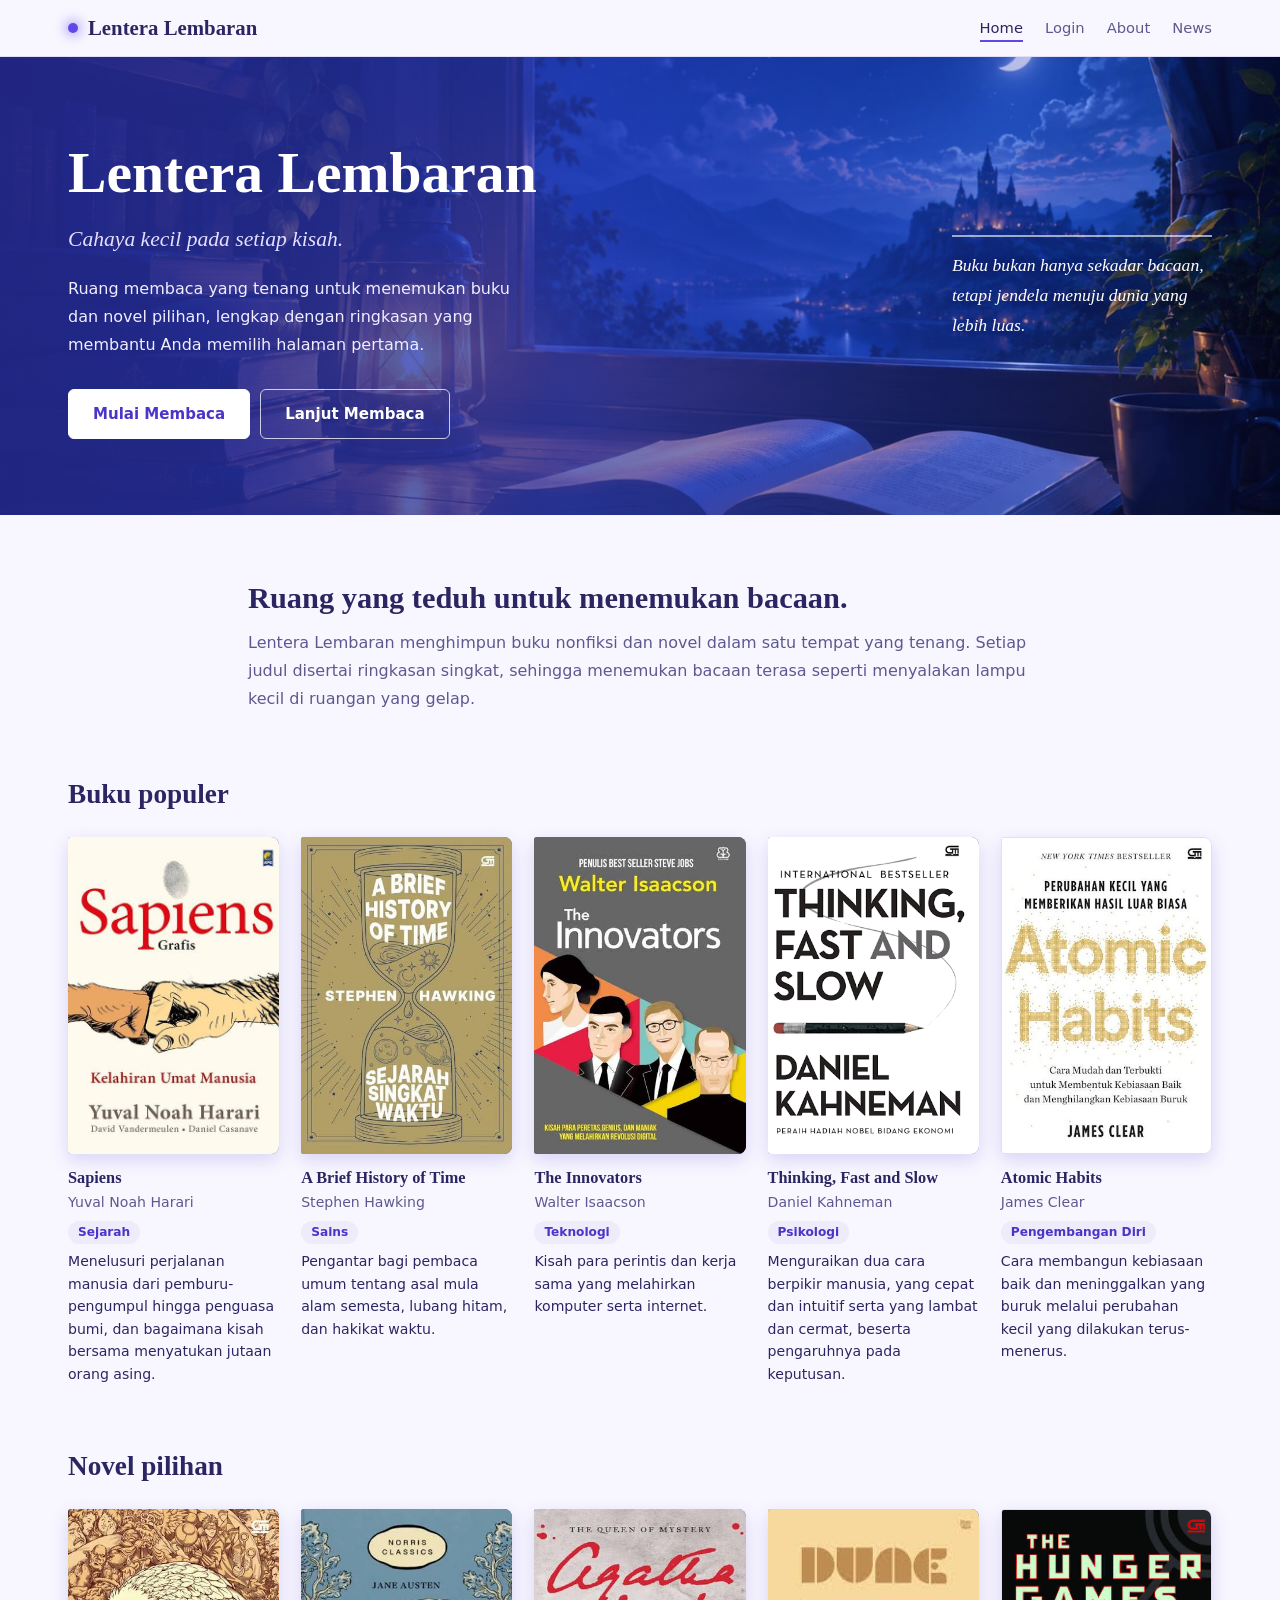
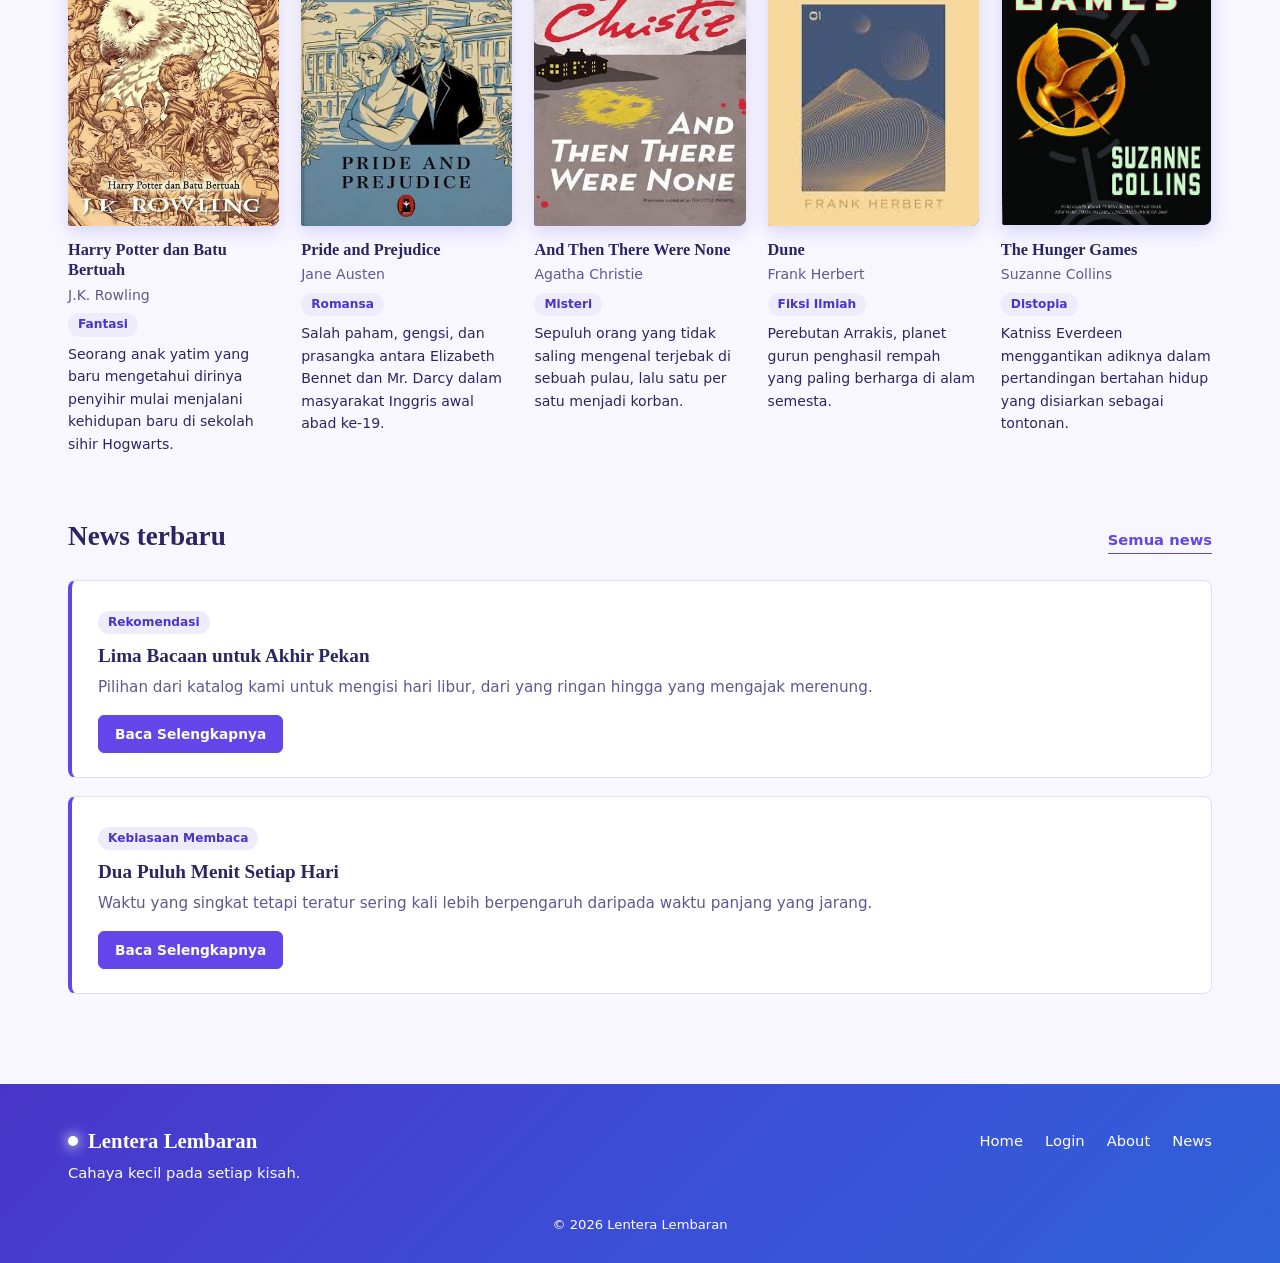
<file: index.html>
<!DOCTYPE html>
<html lang="id">
<head>
    <meta charset="UTF-8">
    <meta name="viewport" content="width=device-width, initial-scale=1">
    <title>Home | Lentera Lembaran</title>
    <link rel="stylesheet" href="css/style.css">
</head>
<body>

    <header class="header-situs">
        <div class="navbar">
            <a class="logo" href="index.html">Lentera Lembaran</a>
            <button class="burger" type="button" aria-expanded="false" aria-controls="menu-utama">Menu</button>
            <nav aria-label="Navigasi utama">
                <ul class="menu" id="menu-utama">
                    <li><a href="index.html" class="on" aria-current="page">Home</a></li>
                    <li><a href="login.html" id="tautan-login">Login</a></li>
                    <li><a href="about.html">About</a></li>
                    <li><a href="news.html">News</a></li>
                </ul>
            </nav>
        </div>
    </header>

    <main>
        <section class="hero">
            <div class="container hero-isi">
                <div>
                    <h1>Lentera Lembaran</h1>
                    <p class="semboyan">Cahaya kecil pada setiap kisah.</p>
                    <p class="lead">
                        Ruang membaca yang tenang untuk menemukan buku dan novel pilihan,
                        lengkap dengan ringkasan yang membantu Anda memilih halaman pertama.
                    </p>
                    <div class="aksi">
                        <button class="btn btn-putih" type="button" data-dialog>Mulai Membaca</button>
                        <a class="btn btn-garis" href="#buku">Lanjut Membaca</a>
                    </div>
                </div>
                <blockquote class="hero-kutipan">
                    Buku bukan hanya sekadar bacaan, tetapi jendela menuju dunia yang lebih luas.
                </blockquote>
            </div>
        </section>

        <section class="bagian">
            <div class="container pengantar">
                <h2>Ruang yang teduh untuk menemukan bacaan.</h2>
                <p>
                    Lentera Lembaran menghimpun buku nonfiksi dan novel dalam satu tempat yang tenang.
                    Setiap judul disertai ringkasan singkat, sehingga menemukan bacaan terasa seperti
                    menyalakan lampu kecil di ruangan yang gelap.
                </p>
            </div>
        </section>

        <section class="bagian" id="buku">
            <div class="container">
                <div class="bagian-kepala">
                    <h2>Buku populer</h2>
                </div>
                <div class="rak" id="rak-buku"></div>
            </div>
        </section>

        <section class="bagian" id="novel">
            <div class="container">
                <div class="bagian-kepala">
                    <h2>Novel pilihan</h2>
                </div>
                <div class="rak" id="rak-novel"></div>
            </div>
        </section>

        <section class="bagian">
            <div class="container">
                <div class="bagian-kepala">
                    <h2>News terbaru</h2>
                    <a href="news.html">Semua news</a>
                </div>
                <ul class="daftar-artikel" id="daftar-news" data-jumlah="2"></ul>
            </div>
        </section>
    </main>

    <footer class="footer-situs">
        <div class="container footer-isi">
            <div>
                <a class="logo" href="index.html">Lentera Lembaran</a>
                <p>Cahaya kecil pada setiap kisah.</p>
            </div>
            <ul class="footer-tautan">
                <li><a href="index.html">Home</a></li>
                <li><a href="login.html">Login</a></li>
                <li><a href="about.html">About</a></li>
                <li><a href="news.html">News</a></li>
            </ul>
        </div>
        <p class="footer-hak">&copy; 2026 Lentera Lembaran</p>
    </footer>

    <dialog class="modal" id="dialog-pilih" aria-labelledby="judul-pilih">
        <div class="modal-isi modal-pilih">
            <button class="modal-tutup" type="button" data-tutup aria-label="Tutup">&times;</button>
            <h2 id="judul-pilih">Apa yang ingin Anda baca hari ini?</h2>
            <p>Pilih jenis bacaan untuk melanjutkan.</p>
            <div class="pilih-grid">
                <a class="pilih-kartu" href="#novel">
                    <strong>Novel</strong>
                    <span>Kisah rekaan tentang dunia, manusia, dan kemungkinan yang belum terjadi.</span>
                </a>
                <a class="pilih-kartu" href="#buku">
                    <strong>Buku</strong>
                    <span>Bacaan nonfiksi untuk memahami sejarah, ilmu pengetahuan, dan diri sendiri.</span>
                </a>
            </div>
        </div>
    </dialog>

    <script src="js/data.js"></script>
    <script src="js/script.js"></script>
</body>
</html>
</file>
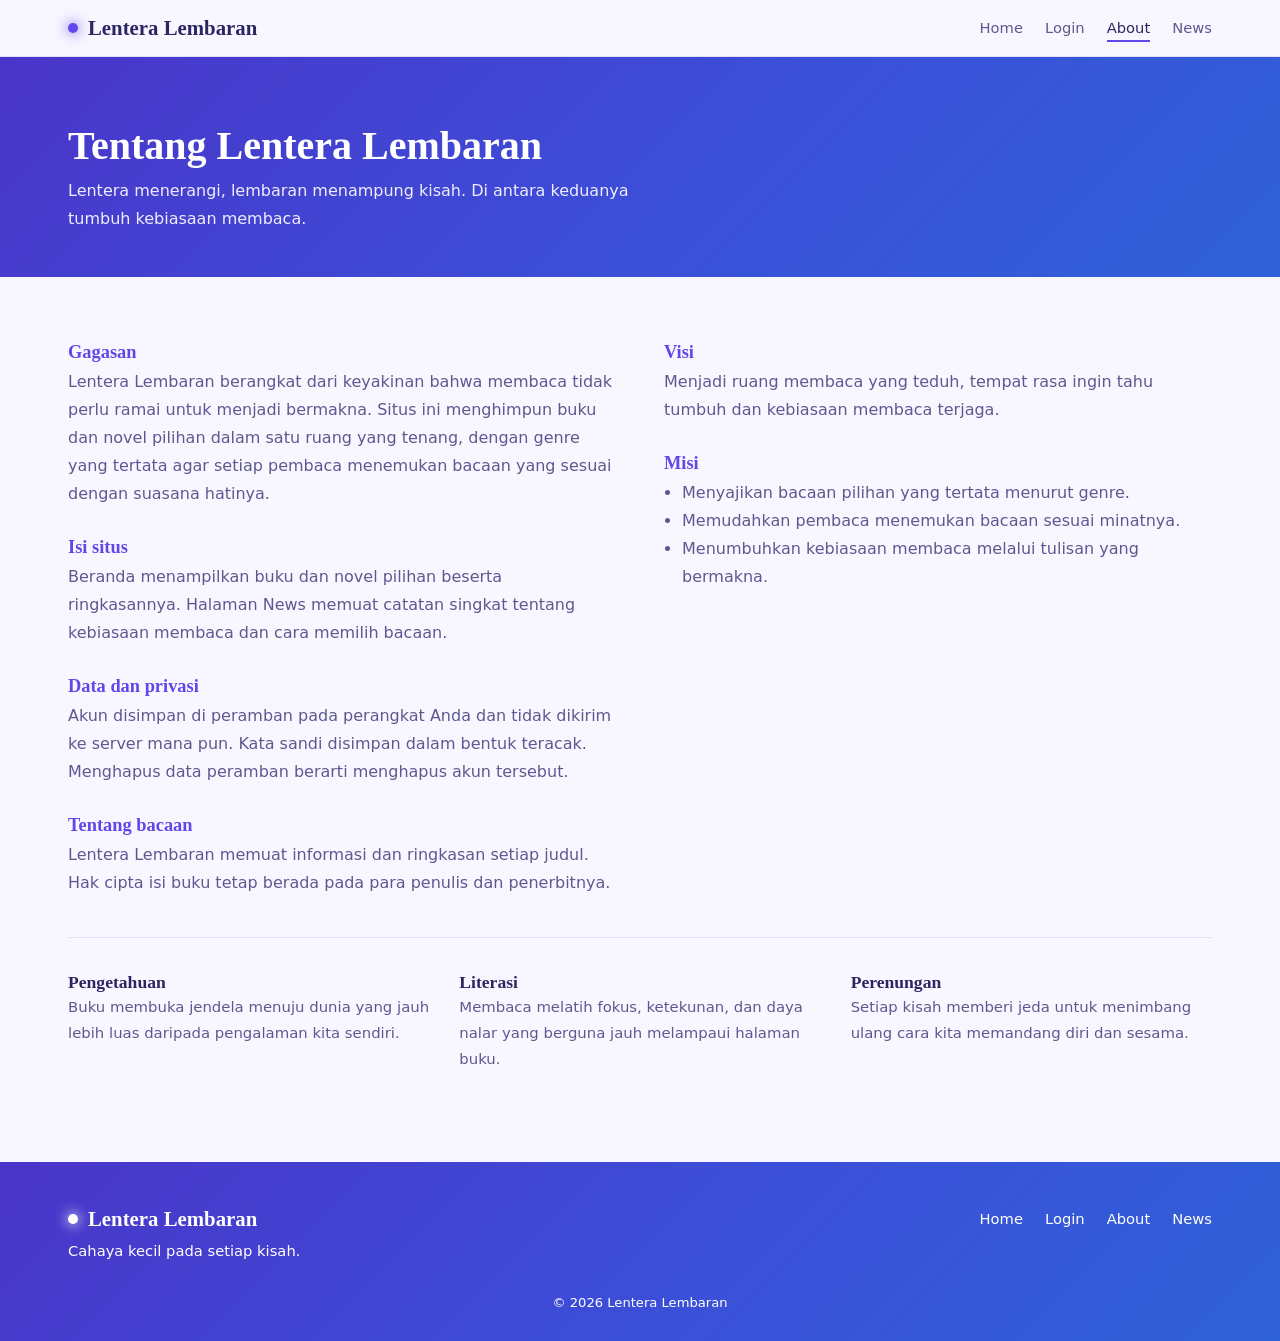
<file: about.html>
<!DOCTYPE html>
<html lang="id">
<head>
    <meta charset="UTF-8">
    <meta name="viewport" content="width=device-width, initial-scale=1">
    <title>About | Lentera Lembaran</title>
    <link rel="stylesheet" href="css/style.css">
</head>
<body>

    <header class="header-situs">
        <div class="navbar">
            <a class="logo" href="index.html">Lentera Lembaran</a>
            <button class="burger" type="button" aria-expanded="false" aria-controls="menu-utama">Menu</button>
            <nav aria-label="Navigasi utama">
                <ul class="menu" id="menu-utama">
                    <li><a href="index.html">Home</a></li>
                    <li><a href="login.html" id="tautan-login">Login</a></li>
                    <li><a href="about.html" class="on" aria-current="page">About</a></li>
                    <li><a href="news.html">News</a></li>
                </ul>
            </nav>
        </div>
    </header>

    <main>
        <section class="judul-halaman">
            <div class="container">
                <h1>Tentang Lentera Lembaran</h1>
                <p>Lentera menerangi, lembaran menampung kisah. Di antara keduanya tumbuh kebiasaan membaca.</p>
            </div>
        </section>

        <section class="bagian">
            <div class="container">
                <div class="dua-kolom">
                    <div>
                        <div class="blok">
                            <h3>Gagasan</h3>
                            <p>
                                Lentera Lembaran berangkat dari keyakinan bahwa membaca tidak perlu ramai untuk
                                menjadi bermakna. Situs ini menghimpun buku dan novel pilihan dalam satu ruang yang
                                tenang, dengan genre yang tertata agar setiap pembaca menemukan bacaan yang sesuai
                                dengan suasana hatinya.
                            </p>
                        </div>
                        <div class="blok">
                            <h3>Isi situs</h3>
                            <p>
                                Beranda menampilkan buku dan novel pilihan beserta ringkasannya. Halaman News memuat
                                catatan singkat tentang kebiasaan membaca dan cara memilih bacaan.
                            </p>
                        </div>
                        <div class="blok">
                            <h3>Data dan privasi</h3>
                            <p>
                                Akun disimpan di peramban pada perangkat Anda dan tidak dikirim ke server mana pun.
                                Kata sandi disimpan dalam bentuk teracak. Menghapus data peramban berarti menghapus
                                akun tersebut.
                            </p>
                        </div>
                        <div class="blok">
                            <h3>Tentang bacaan</h3>
                            <p>
                                Lentera Lembaran memuat informasi dan ringkasan setiap judul. Hak cipta isi buku
                                tetap berada pada para penulis dan penerbitnya.
                            </p>
                        </div>
                    </div>
                    <div>
                        <div class="blok">
                            <h3>Visi</h3>
                            <p>Menjadi ruang membaca yang teduh, tempat rasa ingin tahu tumbuh dan kebiasaan membaca terjaga.</p>
                        </div>
                        <div class="blok">
                            <h3>Misi</h3>
                            <ul>
                                <li>Menyajikan bacaan pilihan yang tertata menurut genre.</li>
                                <li>Memudahkan pembaca menemukan bacaan sesuai minatnya.</li>
                                <li>Menumbuhkan kebiasaan membaca melalui tulisan yang bermakna.</li>
                            </ul>
                        </div>
                    </div>
                </div>

                <div class="nilai">
                    <div>
                        <h3>Pengetahuan</h3>
                        <p>Buku membuka jendela menuju dunia yang jauh lebih luas daripada pengalaman kita sendiri.</p>
                    </div>
                    <div>
                        <h3>Literasi</h3>
                        <p>Membaca melatih fokus, ketekunan, dan daya nalar yang berguna jauh melampaui halaman buku.</p>
                    </div>
                    <div>
                        <h3>Perenungan</h3>
                        <p>Setiap kisah memberi jeda untuk menimbang ulang cara kita memandang diri dan sesama.</p>
                    </div>
                </div>
            </div>
        </section>
    </main>

    <footer class="footer-situs">
        <div class="container footer-isi">
            <div>
                <a class="logo" href="index.html">Lentera Lembaran</a>
                <p>Cahaya kecil pada setiap kisah.</p>
            </div>
            <ul class="footer-tautan">
                <li><a href="index.html">Home</a></li>
                <li><a href="login.html">Login</a></li>
                <li><a href="about.html">About</a></li>
                <li><a href="news.html">News</a></li>
            </ul>
        </div>
        <p class="footer-hak">&copy; 2026 Lentera Lembaran</p>
    </footer>

    <script src="js/data.js"></script>
    <script src="js/script.js"></script>
</body>
</html>
</file>
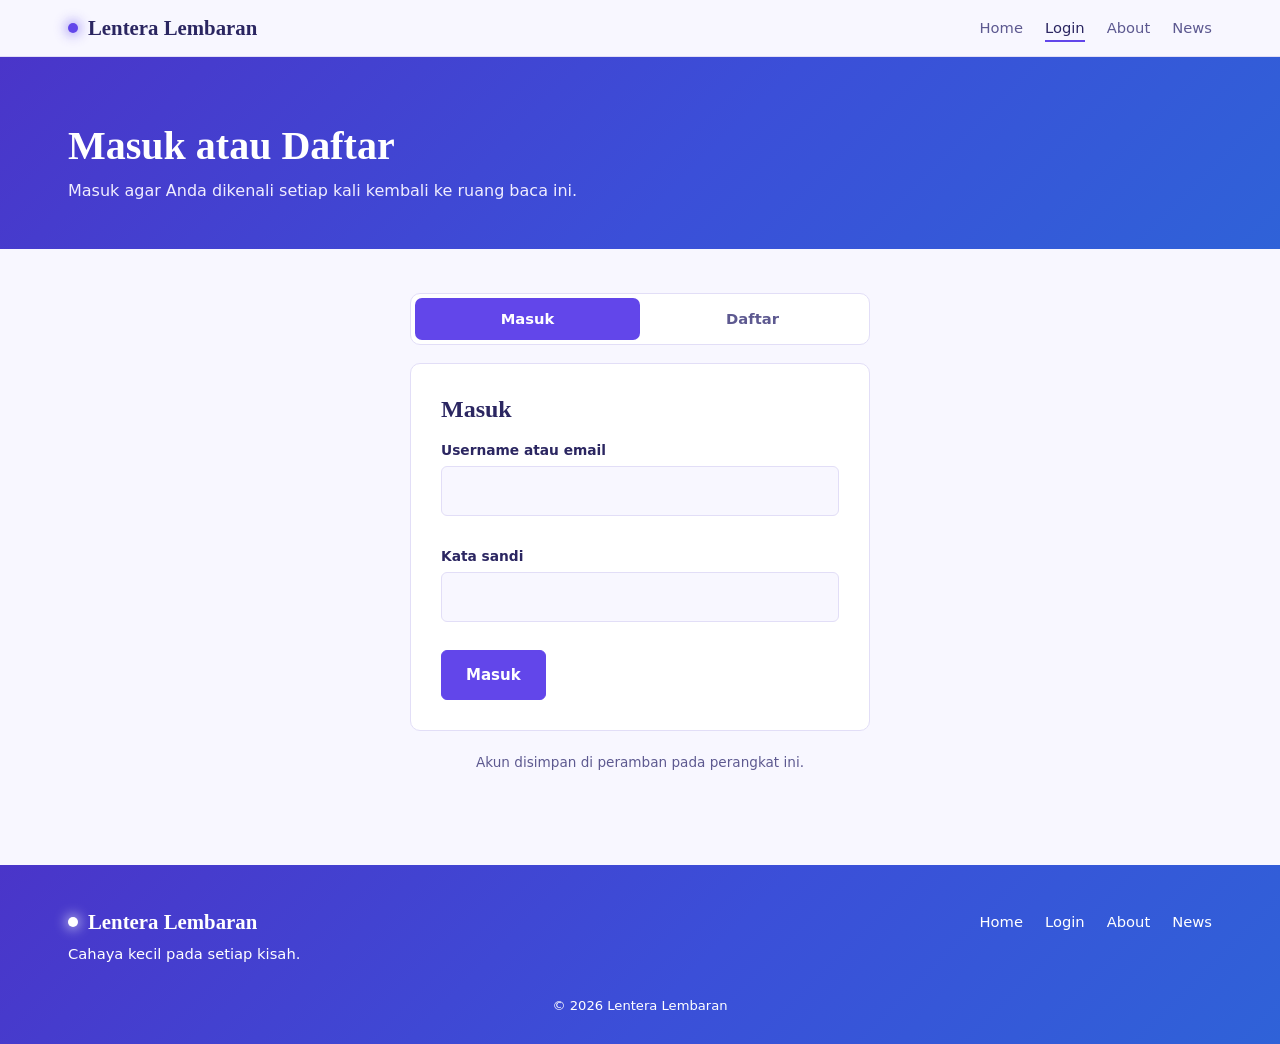
<file: login.html>
<!DOCTYPE html>
<html lang="id">
<head>
    <meta charset="UTF-8">
    <meta name="viewport" content="width=device-width, initial-scale=1">
    <title>Login | Lentera Lembaran</title>
    <link rel="stylesheet" href="css/style.css">
</head>
<body>

    <header class="header-situs">
        <div class="navbar">
            <a class="logo" href="index.html">Lentera Lembaran</a>
            <button class="burger" type="button" aria-expanded="false" aria-controls="menu-utama">Menu</button>
            <nav aria-label="Navigasi utama">
                <ul class="menu" id="menu-utama">
                    <li><a href="index.html">Home</a></li>
                    <li><a href="login.html" class="on" aria-current="page" id="tautan-login">Login</a></li>
                    <li><a href="about.html">About</a></li>
                    <li><a href="news.html">News</a></li>
                </ul>
            </nav>
        </div>
    </header>

    <main>
        <section class="judul-halaman">
            <div class="container">
                <h1>Masuk atau Daftar</h1>
                <p>Masuk agar Anda dikenali setiap kali kembali ke ruang baca ini.</p>
            </div>
        </section>

        <div class="container">
            <div class="pilihan pusat" role="group" aria-label="Pilih formulir">
                <button type="button" class="on" data-form="login" aria-pressed="true">Masuk</button>
                <button type="button" data-form="daftar" aria-pressed="false">Daftar</button>
            </div>

            <form class="form" id="form-login" novalidate>
                <h2>Masuk</h2>
                <div class="fld">
                    <label for="l-akun">Username atau email</label>
                    <input id="l-akun" name="akun" type="text" autocomplete="username">
                    <small class="err" data-untuk="akun" data-aturan="wajib"></small>
                </div>
                <div class="fld">
                    <label for="l-sandi">Kata sandi</label>
                    <input id="l-sandi" name="sandi" type="password" autocomplete="current-password">
                    <small class="err" data-untuk="sandi" data-aturan="wajib"></small>
                </div>
                <button class="btn" type="submit">Masuk</button>
                <p class="hasil" role="status" hidden></p>
            </form>

            <form class="form" id="form-daftar" novalidate hidden>
                <h2>Buat akun</h2>
                <div class="fld">
                    <label for="d-nama">Nama lengkap</label>
                    <input id="d-nama" name="nama" type="text" autocomplete="name">
                    <small class="err" data-untuk="nama" data-aturan="wajib"></small>
                </div>
                <div class="fld">
                    <label for="d-username">Nama pengguna</label>
                    <input id="d-username" name="username" type="text" autocomplete="username">
                    <small class="err" data-untuk="username"></small>
                </div>
                <div class="fld">
                    <label for="d-surel">Email</label>
                    <input id="d-surel" name="surel" type="email" autocomplete="email">
                    <small class="err" data-untuk="surel"></small>
                </div>
                <div class="fld">
                    <label for="d-sandi">Kata sandi</label>
                    <input id="d-sandi" name="sandi" type="password" autocomplete="new-password">
                    <small class="err" data-untuk="sandi"></small>
                </div>
                <div class="fld">
                    <label for="d-ulang">Konfirmasi kata sandi</label>
                    <input id="d-ulang" name="ulang" type="password" autocomplete="new-password">
                    <small class="err" data-untuk="ulang"></small>
                </div>
                <button class="btn" type="submit">Daftar</button>
                <p class="hasil" role="status" hidden></p>
            </form>

            <p class="catatan pusat-teks">Akun disimpan di peramban pada perangkat ini.</p>
        </div>
    </main>

    <footer class="footer-situs">
        <div class="container footer-isi">
            <div>
                <a class="logo" href="index.html">Lentera Lembaran</a>
                <p>Cahaya kecil pada setiap kisah.</p>
            </div>
            <ul class="footer-tautan">
                <li><a href="index.html">Home</a></li>
                <li><a href="login.html">Login</a></li>
                <li><a href="about.html">About</a></li>
                <li><a href="news.html">News</a></li>
            </ul>
        </div>
        <p class="footer-hak">&copy; 2026 Lentera Lembaran</p>
    </footer>

    <script src="js/data.js"></script>
    <script src="js/script.js"></script>
</body>
</file>
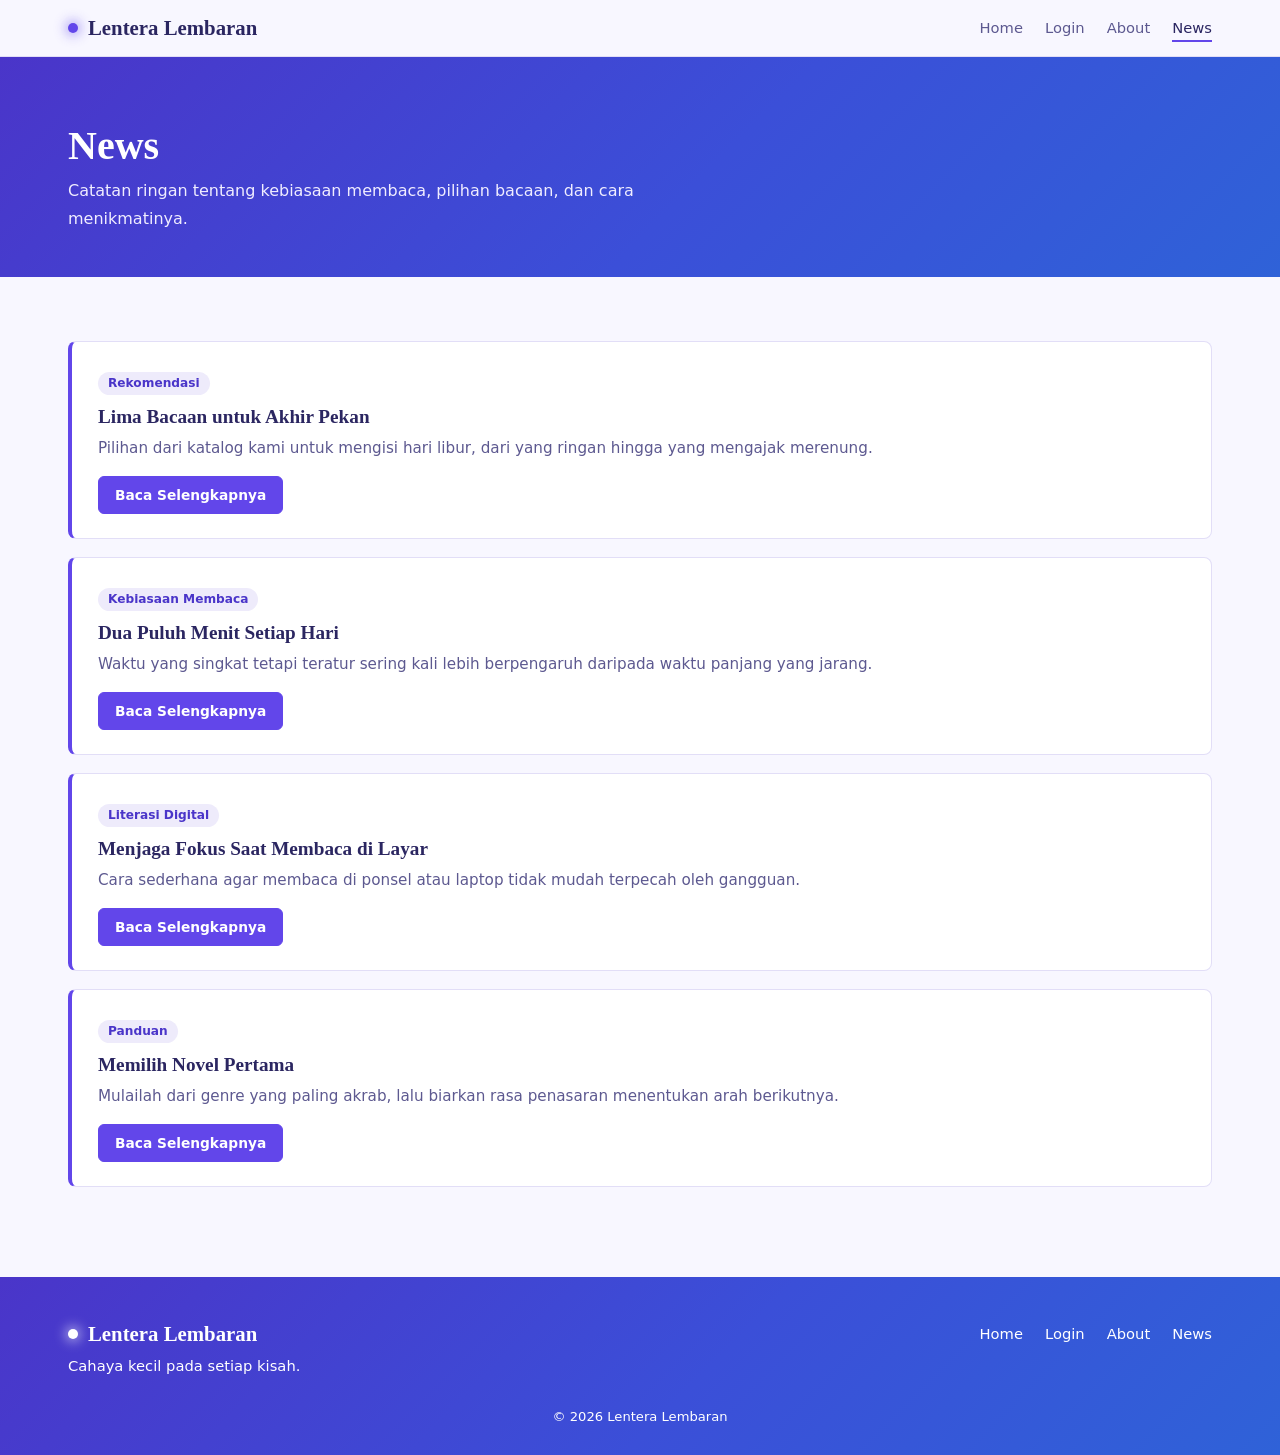
<file: news.html>
<!DOCTYPE html>
<html lang="id">
<head>
    <meta charset="UTF-8">
    <meta name="viewport" content="width=device-width, initial-scale=1">
    <title>News | Lentera Lembaran</title>
    <link rel="stylesheet" href="css/style.css">
</head>
<body>

    <header class="header-situs">
        <div class="navbar">
            <a class="logo" href="index.html">Lentera Lembaran</a>
            <button class="burger" type="button" aria-expanded="false" aria-controls="menu-utama">Menu</button>
            <nav aria-label="Navigasi utama">
                <ul class="menu" id="menu-utama">
                    <li><a href="index.html">Home</a></li>
                    <li><a href="login.html" id="tautan-login">Login</a></li>
                    <li><a href="about.html">About</a></li>
                    <li><a href="news.html" class="on" aria-current="page">News</a></li>
                </ul>
            </nav>
        </div>
    </header>

    <main>
        <section class="judul-halaman">
            <div class="container">
                <h1>News</h1>
                <p>Catatan ringan tentang kebiasaan membaca, pilihan bacaan, dan cara menikmatinya.</p>
            </div>
        </section>

        <section class="bagian">
            <div class="container">
                <ul class="daftar-artikel" id="daftar-news"></ul>
            </div>
        </section>
    </main>

    <footer class="footer-situs">
        <div class="container footer-isi">
            <div>
                <a class="logo" href="index.html">Lentera Lembaran</a>
                <p>Cahaya kecil pada setiap kisah.</p>
            </div>
            <ul class="footer-tautan">
                <li><a href="index.html">Home</a></li>
                <li><a href="login.html">Login</a></li>
                <li><a href="about.html">About</a></li>
                <li><a href="news.html">News</a></li>
            </ul>
        </div>
        <p class="footer-hak">&copy; 2026 Lentera Lembaran</p>
    </footer>

    <script src="js/data.js"></script>
    <script src="js/script.js"></script>
</body>
</html>
</file>
<file: css/style.css>
:root {
    --ungu: #6246ea;
    --ungu-tua: #4a35c9;
    --biru: #2f62d8;
    --lavender: #eeebfb;
    --putih: #ffffff;
    --latar: #f8f7ff;
    --teks: #2b2661;
    --teks-lembut: #5d5990;
    --garis: #e2def7;
    --galat: #b3261e;
    --gradasi: linear-gradient(135deg, #4a35c9 0%, #3b4fd8 55%, #2f62d8 100%);
    --bayangan: 0 12px 32px rgba(74, 53, 201, 0.14);
    --font-teks: "Segoe UI", system-ui, sans-serif;
    --font-judul: "Palatino Linotype", Palatino, Georgia, serif;
}

* {
    box-sizing: border-box;
    margin: 0;
    padding: 0;
}

[hidden] {
    display: none !important;
}

html {
    scroll-behavior: smooth;
    scroll-padding-top: 80px;
}

body {
    font-family: var(--font-teks);
    color: var(--teks);
    background: var(--latar);
    line-height: 1.75;
}

h1,
h2,
h3,
.logo {
    font-family: var(--font-judul);
    font-weight: 600;
    line-height: 1.25;
}

a {
    color: inherit;
}

:focus-visible {
    outline: 2px solid var(--ungu);
    outline-offset: 3px;
}

.sr {
    position: absolute;
    left: -9999px;
}

.container {
    max-width: 1200px;
    margin: 0 auto;
    padding: 0 28px;
}

.catatan {
    margin-top: 14px;
    font-size: 0.85rem;
    color: var(--teks-lembut);
}

.pusat-teks {
    text-align: center;
}

.aksi {
    display: flex;
    flex-wrap: wrap;
    gap: 10px;
}

.btn {
    display: inline-block;
    padding: 11px 24px;
    border: 1.5px solid var(--ungu);
    border-radius: 6px;
    background: var(--ungu);
    font: inherit;
    font-size: 0.94rem;
    font-weight: 600;
    color: var(--putih);
    text-decoration: none;
    cursor: pointer;
    transition: 0.2s;
}

.btn:hover {
    background: var(--biru);
    border-color: var(--biru);
}

.btn-garis {
    background: transparent;
    color: var(--ungu);
}

.btn-garis:hover {
    background: var(--lavender);
    border-color: var(--ungu);
}

.btn-putih {
    background: var(--putih);
    border-color: var(--putih);
    color: var(--ungu-tua);
}

.btn-putih:hover {
    background: var(--lavender);
    border-color: var(--lavender);
}

.btn-kecil {
    padding: 6px 16px;
    font-size: 0.86rem;
}

.header-situs {
    position: sticky;
    top: 0;
    z-index: 30;
    background: rgba(248, 247, 255, 0.94);
    backdrop-filter: blur(8px);
    border-bottom: 1px solid var(--garis);
}

.navbar {
    display: flex;
    align-items: center;
    justify-content: space-between;
    max-width: 1200px;
    margin: 0 auto;
    padding: 14px 28px;
}

.logo {
    display: flex;
    align-items: center;
    gap: 10px;
    font-size: 1.3rem;
    text-decoration: none;
}

.logo::before {
    content: "";
    width: 10px;
    height: 10px;
    border-radius: 50%;
    background: var(--ungu);
    box-shadow: 0 0 12px 3px rgba(98, 70, 234, 0.45);
}

.menu {
    display: flex;
    align-items: center;
    gap: 22px;
    list-style: none;
}

.menu a {
    padding: 4px 0;
    border: 0;
    border-bottom: 2px solid transparent;
    background: none;
    font: inherit;
    font-size: 0.92rem;
    color: var(--teks-lembut);
    text-decoration: none;
    cursor: pointer;
    transition: 0.2s;
}

.menu a:hover {
    color: var(--teks);
}

.menu a.on {
    color: var(--teks);
    border-bottom-color: var(--ungu);
}

.burger {
    display: none;
    padding: 6px 14px;
    border: 1px solid var(--garis);
    border-radius: 6px;
    background: var(--putih);
    font: inherit;
    color: var(--teks);
    cursor: pointer;
}

.hero {
    padding: 80px 0 76px;
    background-color: #3b4fd8;
    background-image:
        linear-gradient(90deg, rgba(36, 40, 140, 0.92) 0%, rgba(40, 60, 190, 0.7) 45%, rgba(40, 60, 190, 0.1) 100%),
        url("../images/lentera.jpg");
    background-position: center;
    background-size: cover;
    color: var(--putih);
}

.hero-isi {
    display: grid;
    grid-template-columns: 1.3fr 0.7fr;
    gap: 40px;
    align-items: center;
}

.hero h1 {
    margin-bottom: 12px;
    font-size: 3.6rem;
}

.semboyan {
    margin-bottom: 16px;
    font-family: var(--font-judul);
    font-size: 1.35rem;
    font-style: italic;
    color: #e4dfff;
}

.lead {
    max-width: 460px;
    margin-bottom: 30px;
    color: #f0edff;
}

.hero .btn-garis {
    border-color: rgba(255, 255, 255, 0.75);
    color: var(--putih);
}

.hero .btn-garis:hover {
    background: rgba(255, 255, 255, 0.16);
    border-color: var(--putih);
}

.terakhir {
    margin-top: 18px;
    font-size: 0.9rem;
    color: #e4dfff;
}

.hero-kutipan {
    justify-self: end;
    max-width: 260px;
    padding-top: 14px;
    border-top: 2px solid rgba(255, 255, 255, 0.6);
    font-family: var(--font-judul);
    font-size: 1.1rem;
    font-style: italic;
    line-height: 1.7;
    text-shadow: 0 1px 8px rgba(20, 20, 80, 0.7);
}

.judul-halaman {
    padding: 64px 0 44px;
    background: var(--gradasi);
    color: var(--putih);
}

.judul-halaman h1 {
    font-size: 2.5rem;
}

.judul-halaman p {
    max-width: 580px;
    margin-top: 6px;
    color: #f0edff;
}

.bagian {
    padding: 64px 0 0;
}

.bagian-kepala {
    display: flex;
    flex-wrap: wrap;
    align-items: baseline;
    justify-content: space-between;
    gap: 14px;
    margin-bottom: 26px;
}

.bagian-kepala h2 {
    font-size: 1.7rem;
}

.bagian-kepala a {
    font-size: 0.92rem;
    font-weight: 600;
    color: var(--ungu);
    text-decoration: none;
    border-bottom: 1px solid currentColor;
}

.pengantar {
    max-width: 840px;
}

.pengantar h2 {
    margin-bottom: 12px;
    font-size: 1.9rem;
}

.pengantar p {
    color: var(--teks-lembut);
}

.rak {
    display: grid;
    grid-template-columns: repeat(5, 1fr);
    gap: 34px 22px;
}

.kartu {
    position: relative;
}

.kartu h3 {
    margin: 14px 0 2px;
    font-size: 1.02rem;
}

.kartu:hover .sampul {
    transform: translateY(-4px);
}

.penulis {
    font-size: 0.88rem;
    color: var(--teks-lembut);
}

.ringkasan {
    font-size: 0.88rem;
    line-height: 1.6;
}

.tag {
    display: inline-block;
    margin: 6px 0;
    padding: 1px 10px;
    border-radius: 20px;
    background: var(--lavender);
    font-size: 0.76rem;
    font-weight: 600;
    color: var(--ungu-tua);
}

.sampul {
    position: relative;
    display: flex;
    flex-direction: column;
    justify-content: flex-end;
    aspect-ratio: 2 / 3;
    padding: 16px 14px;
    overflow: hidden;
    border-radius: 3px 8px 8px 3px;
    box-shadow: inset 5px 0 0 rgba(255, 255, 255, 0.22), 0 6px 18px rgba(74, 53, 201, 0.18);
    color: var(--putih);
    transition: 0.25s;
}

.sampul::after {
    content: "";
    position: absolute;
    top: 14px;
    right: 14px;
    width: 6px;
    height: 6px;
    border-radius: 50%;
    background: var(--putih);
    box-shadow: 0 0 10px 4px rgba(255, 255, 255, 0.45);
}

.sampul img {
    position: absolute;
    inset: 0;
    z-index: 1;
    width: 100%;
    height: 100%;
    object-fit: cover;
}

.sampul-judul {
    position: relative;
    font-family: var(--font-judul);
    font-size: 1.05rem;
    font-weight: 600;
    line-height: 1.3;
}

.sampul-penulis {
    position: relative;
    margin-top: 8px;
    font-size: 0.74rem;
    letter-spacing: 0.04em;
}

.warna-0 {
    background: linear-gradient(160deg, #6246ea, #3b4fd8);
}

.warna-1 {
    background: linear-gradient(160deg, #2f62d8, #4a35c9);
}

.warna-2 {
    background: linear-gradient(160deg, #7a5af5, #4a35c9);
}

.warna-3 {
    background: linear-gradient(160deg, #3b4fd8, #2f62d8);
}

.warna-4 {
    border: 1px solid var(--garis);
    background: linear-gradient(160deg, #ffffff, #e4defc);
    color: var(--ungu-tua);
}

.warna-4::after {
    background: var(--ungu);
    box-shadow: 0 0 10px 4px rgba(98, 70, 234, 0.3);
}

.pilihan {
    display: inline-flex;
    padding: 4px;
    border: 1px solid var(--garis);
    border-radius: 10px;
    background: var(--putih);
}

.pilihan button {
    padding: 8px 20px;
    border: 0;
    border-radius: 7px;
    background: transparent;
    font: inherit;
    font-size: 0.92rem;
    font-weight: 600;
    color: var(--teks-lembut);
    cursor: pointer;
    transition: 0.2s;
}

.pilihan button.on {
    background: var(--ungu);
    color: var(--putih);
}

.pilihan.pusat {
    display: flex;
    max-width: 460px;
    margin: 44px auto 18px;
}

.pilihan.pusat button {
    flex: 1;
}

.daftar-artikel {
    display: grid;
    gap: 18px;
    list-style: none;
}

.artikel {
    padding: 24px 26px;
    border: 1px solid var(--garis);
    border-left: 4px solid var(--ungu);
    border-radius: 8px;
    background: var(--putih);
}

.artikel h3 {
    margin: 4px 0 6px;
    font-size: 1.2rem;
}

.artikel p {
    font-size: 0.95rem;
    color: var(--teks-lembut);
}

.artikel .artikel-isi {
    margin-top: 10px;
    color: var(--teks);
}

.artikel .btn {
    margin-top: 14px;
}

.dua-kolom {
    display: grid;
    grid-template-columns: 1fr 1fr;
    gap: 48px;
}

.blok {
    margin-bottom: 28px;
}

.blok h3 {
    margin-bottom: 4px;
    font-size: 1.15rem;
    color: var(--ungu);
}

.blok p,
.blok li {
    color: var(--teks-lembut);
}

.blok ul {
    padding-left: 18px;
}

.nilai {
    display: grid;
    grid-template-columns: repeat(3, 1fr);
    gap: 30px;
    margin-top: 12px;
    padding-top: 34px;
    border-top: 1px solid var(--garis);
}

.nilai h3 {
    font-size: 1.1rem;
}

.nilai p {
    font-size: 0.93rem;
    color: var(--teks-lembut);
}

.form {
    max-width: 460px;
    margin: 0 auto 20px;
    padding: 30px;
    border: 1px solid var(--garis);
    border-radius: 10px;
    background: var(--putih);
}

.form h2 {
    margin-bottom: 14px;
    font-size: 1.5rem;
}

.fld {
    margin-bottom: 10px;
}

.fld label {
    display: block;
    margin-bottom: 4px;
    font-size: 0.86rem;
    font-weight: 600;
}

.fld input {
    width: 100%;
    padding: 10px 13px;
    border: 1px solid var(--garis);
    border-radius: 6px;
    background: var(--latar);
    font: inherit;
    color: inherit;
}

.fld input:focus {
    outline: none;
    border-color: var(--ungu);
    background: var(--putih);
}

.err {
    display: block;
    min-height: 18px;
    font-size: 0.8rem;
    color: var(--galat);
}

.hasil {
    margin-top: 14px;
    padding: 11px 14px;
    border-radius: 6px;
    font-size: 0.9rem;
}

.hasil.ok {
    background: var(--lavender);
    color: var(--ungu-tua);
}

.hasil.gagal {
    background: #fdecea;
    color: #9a1f15;
}

.modal {
    width: min(720px, calc(100% - 32px));
    max-height: calc(100vh - 32px);
    margin: auto;
    padding: 0;
    overflow-y: auto;
    border: 0;
    border-radius: 14px;
    background: var(--putih);
    color: var(--teks);
    box-shadow: 0 24px 60px rgba(43, 38, 97, 0.35);
}

.modal::backdrop {
    background: rgba(74, 53, 201, 0.45);
    backdrop-filter: blur(3px);
}

.modal-isi {
    position: relative;
    display: grid;
    grid-template-columns: 190px 1fr;
    gap: 28px;
    padding: 32px;
}

.modal-isi h2 {
    margin: 6px 0 2px;
    font-size: 1.6rem;
}

.modal-tutup {
    position: absolute;
    top: 10px;
    right: 14px;
    width: 36px;
    height: 36px;
    border: 0;
    border-radius: 50%;
    background: var(--lavender);
    font-size: 1.4rem;
    line-height: 1;
    color: var(--ungu-tua);
    cursor: pointer;
}

.modal-pilih {
    display: block;
    text-align: center;
}

.modal-pilih h2 {
    margin-top: 0;
    padding: 0 30px;
}

.pilih-grid {
    display: grid;
    grid-template-columns: 1fr 1fr;
    gap: 16px;
    margin-top: 22px;
    text-align: left;
}

.pilih-kartu {
    display: flex;
    flex-direction: column;
    gap: 6px;
    padding: 22px;
    border: 1.5px solid var(--garis);
    border-radius: 10px;
    text-decoration: none;
    transition: 0.2s;
}

.pilih-kartu:hover {
    border-color: var(--ungu);
    background: var(--lavender);
}

.pilih-kartu strong {
    font-family: var(--font-judul);
    font-size: 1.3rem;
    color: var(--ungu-tua);
}

.pilih-kartu span {
    font-size: 0.9rem;
    color: var(--teks-lembut);
}

.footer-situs {
    margin-top: 90px;
    padding: 44px 0 26px;
    background: var(--gradasi);
    color: var(--putih);
    font-size: 0.92rem;
}

.footer-isi {
    display: flex;
    flex-wrap: wrap;
    justify-content: space-between;
    gap: 30px;
}

.footer-situs .logo {
    margin-bottom: 6px;
    color: var(--putih);
}

.footer-situs .logo::before {
    background: var(--putih);
    box-shadow: 0 0 12px 3px rgba(255, 255, 255, 0.5);
}

.footer-tautan {
    display: flex;
    gap: 22px;
    list-style: none;
}

.footer-tautan a {
    text-decoration: none;
}

.footer-tautan a:hover {
    text-decoration: underline;
}

.footer-hak {
    margin-top: 28px;
    text-align: center;
    font-size: 0.82rem;
}

@media (max-width: 1000px) {
    .rak {
        grid-template-columns: repeat(4, 1fr);
    }
}

@media (max-width: 820px) {
    .burger {
        display: block;
    }

    .menu {
        position: absolute;
        top: 100%;
        left: 0;
        right: 0;
        display: none;
        flex-direction: column;
        align-items: flex-start;
        gap: 0;
        padding: 6px 28px 14px;
        border-bottom: 1px solid var(--garis);
        background: var(--latar);
    }

    .menu.buka {
        display: flex;
    }

    .menu a {
        display: block;
        padding: 10px 0;
    }

    .hero-isi,
    .dua-kolom,
    .nilai,
    .modal-isi {
        grid-template-columns: 1fr;
    }

    .hero {
        background-image:
            linear-gradient(rgba(36, 40, 140, 0.85), rgba(40, 60, 190, 0.85)),
            url("../images/lentera.jpg");
    }

    .hero h1 {
        font-size: 2.6rem;
    }

    .rak {
        grid-template-columns: repeat(3, 1fr);
    }
}

@media (max-width: 560px) {
    .rak {
        grid-template-columns: repeat(2, 1fr);
        gap: 28px 16px;
    }

    .pilih-grid {
        grid-template-columns: 1fr;
    }

    .modal-isi {
        padding: 24px 20px;
    }
}

@media (prefers-reduced-motion: reduce) {
    * {
        animation: none !important;
        transition: none !important;
    }
}
</file>
